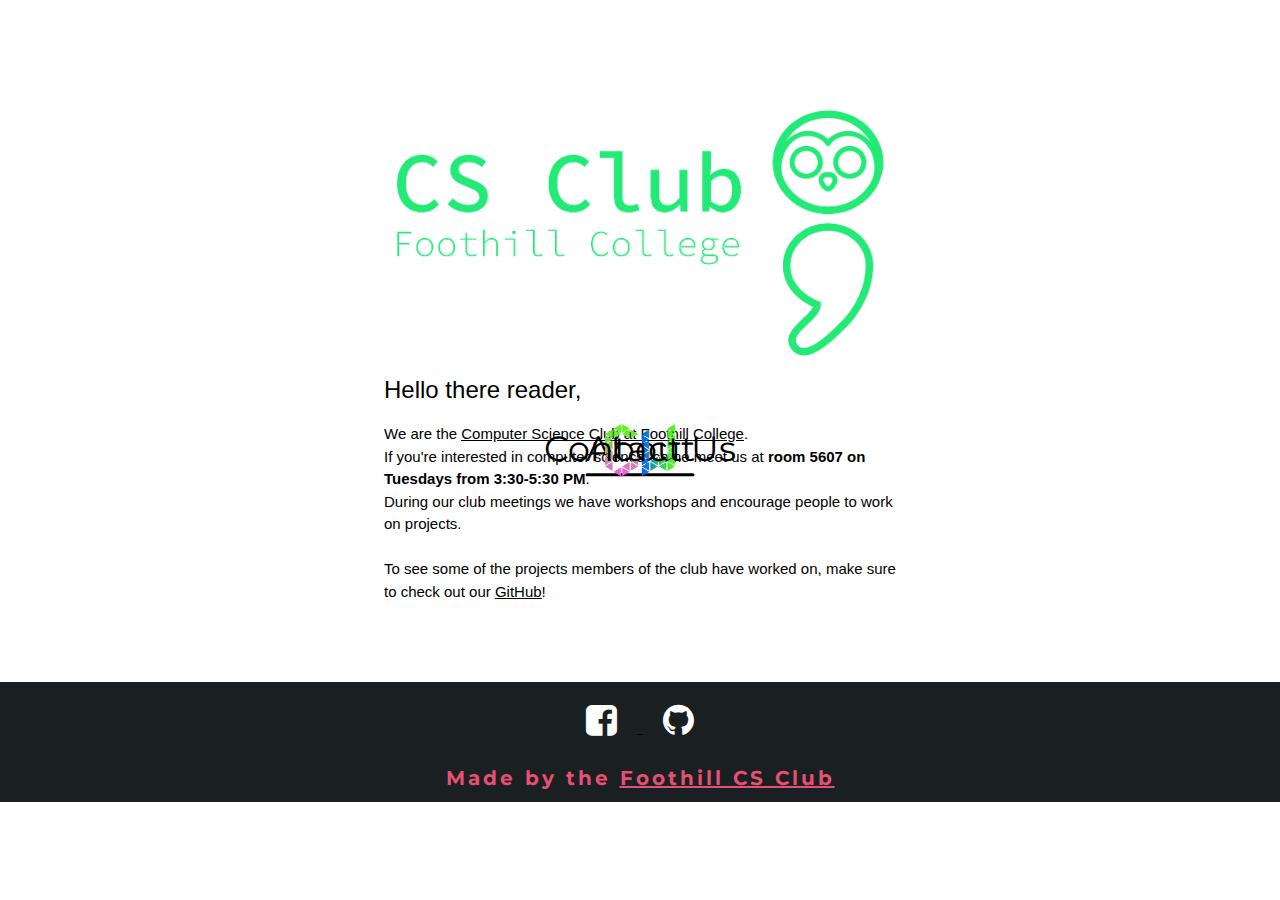
<file: about.html>
<!DOCTYPE html>
<html>
	<head>
        <meta charset='utf-8'>
        <title>Coding Weekends - About</title>
        
        <link rel='icon' href="/static/home/images/CodingWeekend.png">
        <link href="https://maxcdn.bootstrapcdn.com/bootstrap/4.0.0-beta.2/css/bootstrap.min.css" rel="stylesheet" integrity="sha384-PsH8R72JQ3SOdhVi3uxftmaW6Vc51MKb0q5P2rRUpPvrszuE4W1povHYgTpBfshb" crossorigin="anonymous">
        <link href="https://fonts.googleapis.com/css?family=Montserrat|Open+Sans:700" rel="stylesheet">
        <link rel="stylesheet" href="https://maxcdn.bootstrapcdn.com/font-awesome/4.7.0/css/font-awesome.min.css">
        <link rel="stylesheet" href="https://www.w3schools.com/w3css/4/w3.css">
        <link rel='stylesheet' type='text/css' href="/static/home/css/about.css"/>
	</head>
	<body>
        <div class="container">
            <div class="row">
                <div class="col">
                    <a href="/about" class='nav navLink' id='currentPage'> About </a>
                </div>
                <div class="col">
                    <a href="/"><img src="/static/home/images/CodingWeekend.png" alt="My image" id='logo' class="nav"/></a>
                </div>
                <div class="col">
                    <a href="/contact" class='nav navLink'> Contact Us </a>
                </div>
            </div>
        </div>	

			<div class="w3-container" style="padding:5% 30%" >
			<a href="https://foothillcs.club/" target="_blank"><img src="/static/home/images/full-logo-transparente.png" id="helloLogo"</img></a>
				<h3>Hello there reader,</h3>
				<p>
                    We are the <u><a href="https://foothillcs.club/" target="_blank">Computer Science Club at Foothill College</a></u>. <br/>
                    If you're interested in computer science, come meet us at <strong>room 5607 on Tuesdays from 3:30-5:30 PM</strong>.<br/>
                    During our club meetings we have workshops and encourage people to work on projects.<br/><br/>
                    To see some of the projects members of the club have worked on, make sure to check out our <u><a href="https://github.com/FoothillCSClub" target="_blank">GitHub</a></u>!
				</p>
			</div>

        <footer class="site-footer text-white">
            <span>
                <a href="https://www.facebook.com/cs.foothill" target="_blank">
                    <i class="fa fa-2x fa-facebook-square"></i>
                </a>
                <a href="https://github.com/FoothillCSClub" target="_blank">
                    <i class="fa fa-2x fa-github"></i>
                </a>
            </span>
            <h4 class="footer-text">Made by the <a href="https://foothillcs.club/" target="_blank">Foothill CS Club</a></h4>
        </footer>
	
	</body>

</html>
</file>
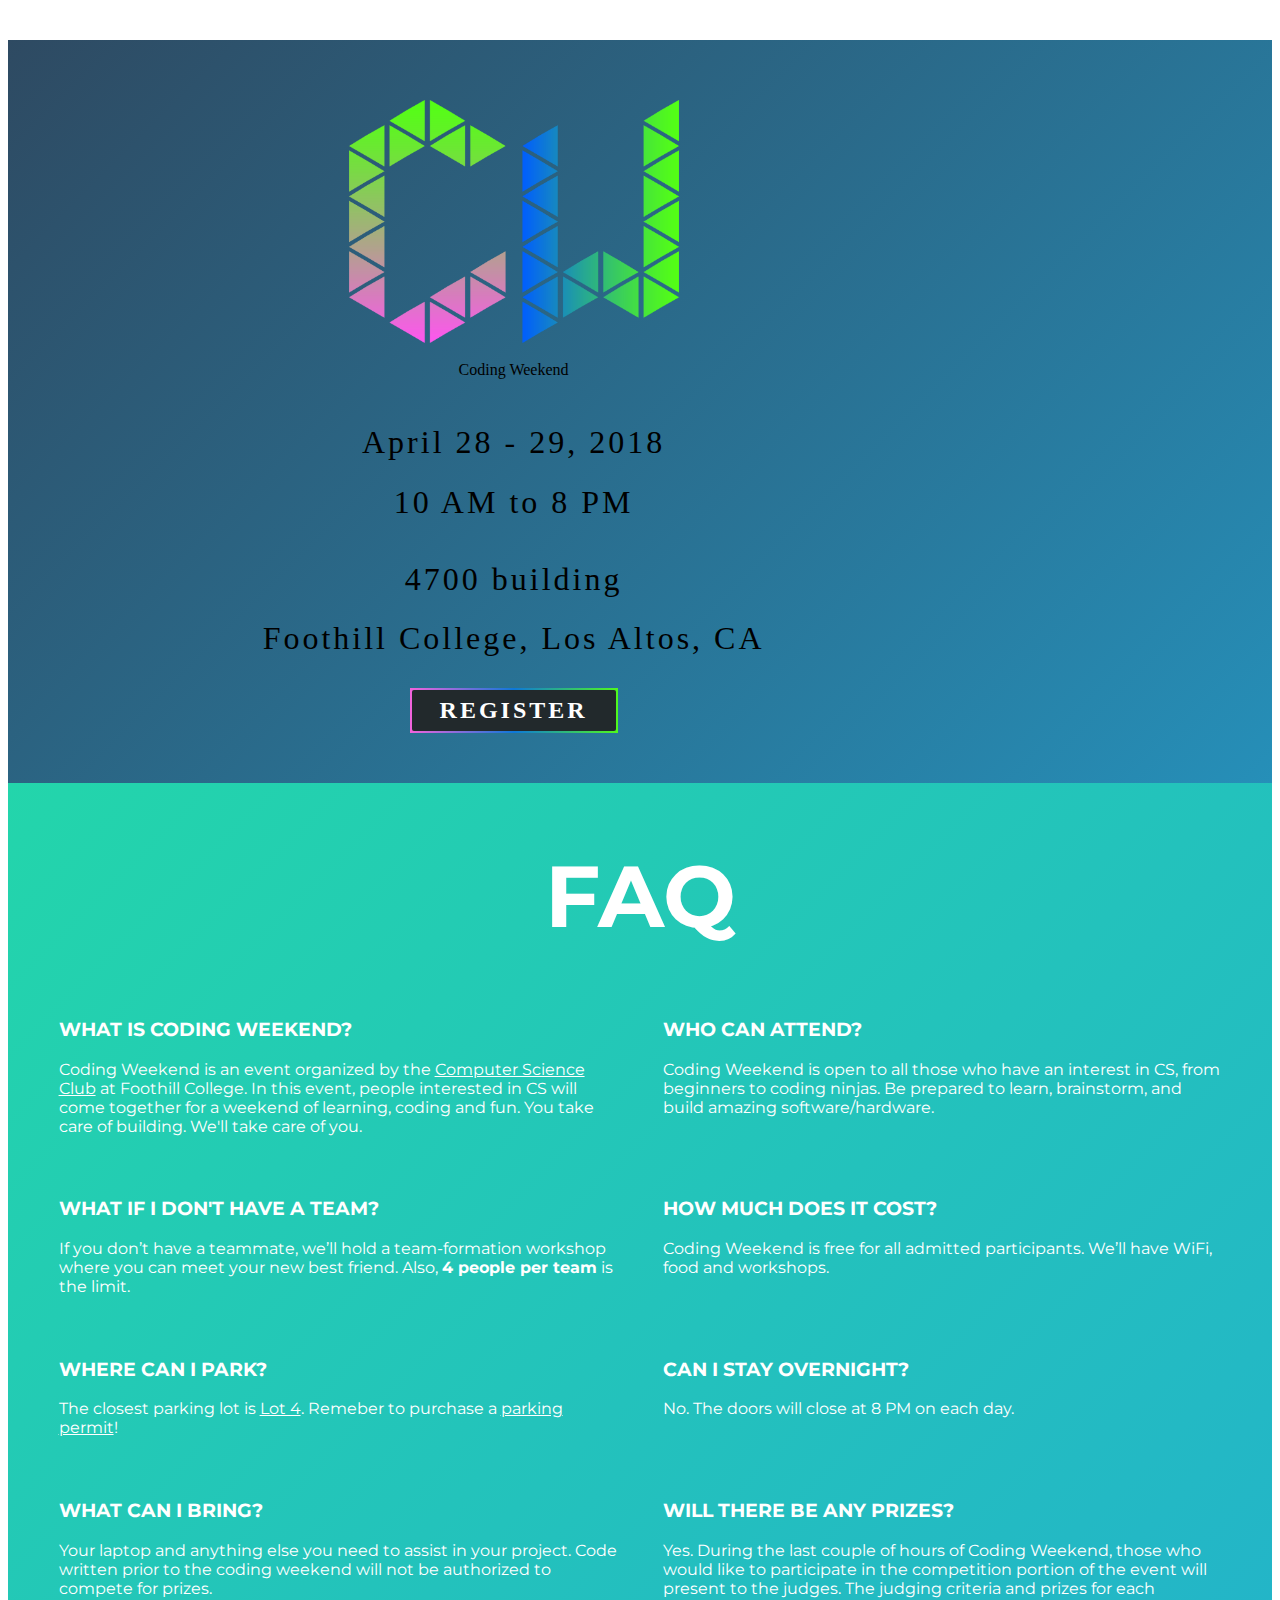
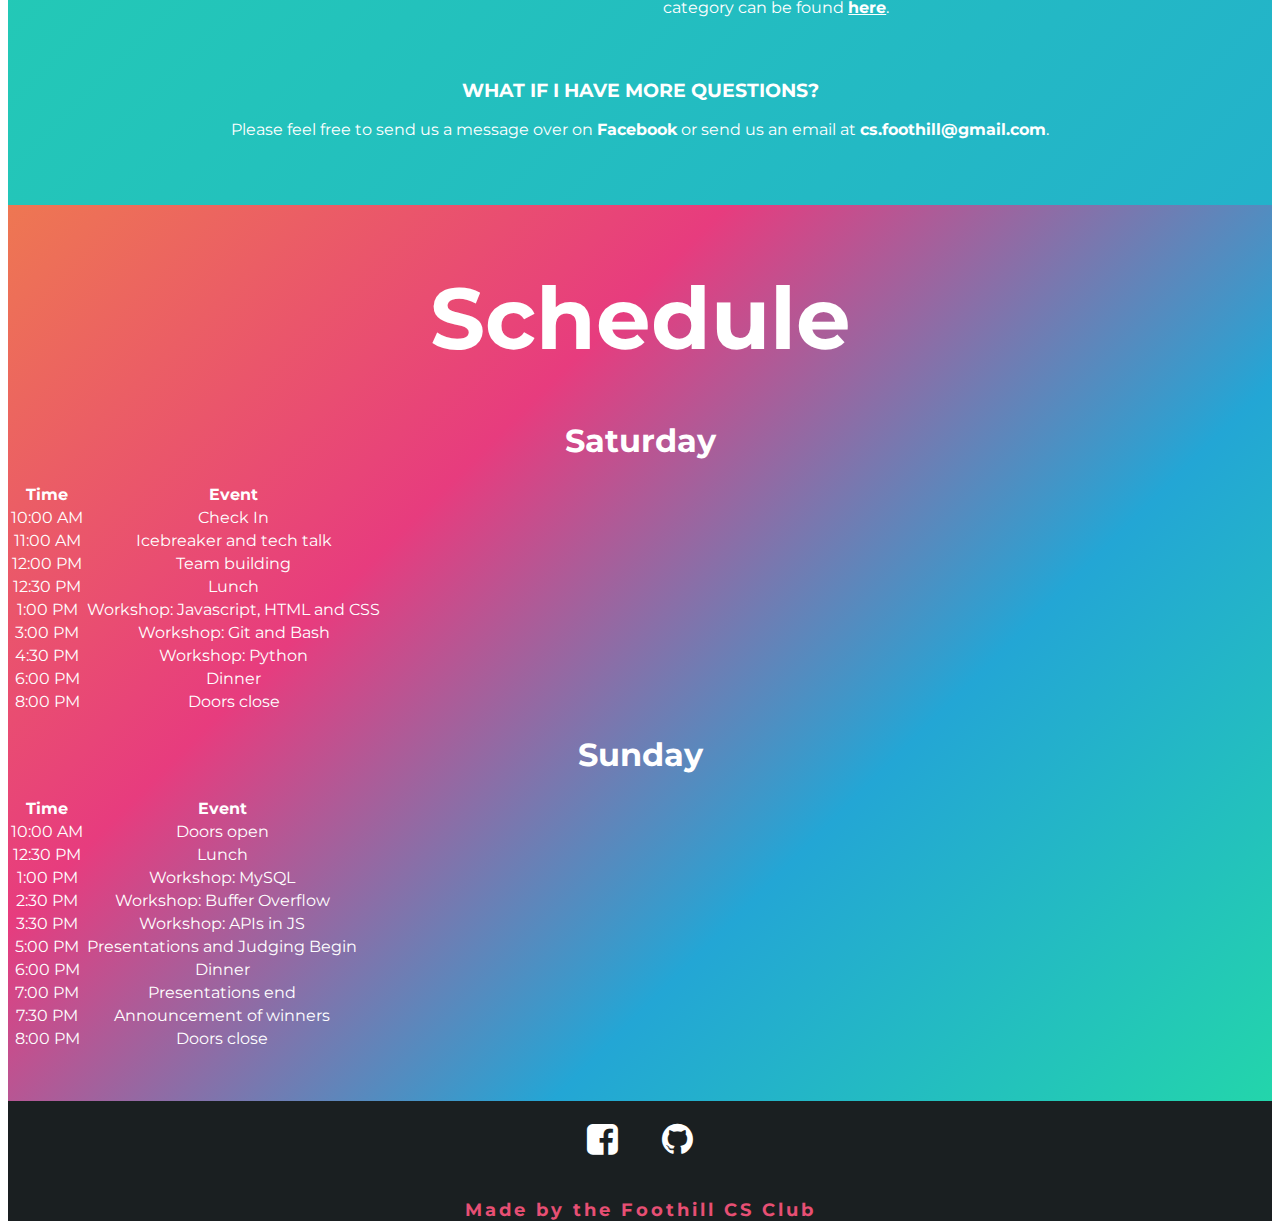
<file: Q2_2018.html>
<!DOCTYPE html>
<html lang="en">
    <head>
        <meta charset='utf-8'>
        <title>Coding Weekends - Spring Quarter 2018</title>
        
        <link rel='icon' href="/static/home/images/CodingWeekend.png">
        <link href="https://maxcdn.bootstrapcdn.com/bootstrap/4.0.0-beta.2/css/bootstrap.min.css" rel="stylesheet" integrity="sha384-PsH8R72JQ3SOdhVi3uxftmaW6Vc51MKb0q5P2rRUpPvrszuE4W1povHYgTpBfshb" crossorigin="anonymous">
        <link href="https://fonts.googleapis.com/css?family=Montserrat|Open+Sans:700" rel="stylesheet">
        <link rel="stylesheet" href="https://maxcdn.bootstrapcdn.com/font-awesome/4.7.0/css/font-awesome.min.css">
        <link rel='stylesheet' type='text/css' href="/static/home/css/home.css"/>
    </head>
    <body>
        <!-- Navbar -->
        <div class="container">
            <div class="row">
                <div class="col">
                    <a href="/about" class='nav navLink'> About </a>
                </div>
                <div class="col">
                </div>
                <div class="col">
                    <a href="/contact" class='nav navLink' id='currentPage'> Contact Us </a>
                </div>
            </div>
        </div>

        <header class="intro2 wrapper other-gradient-background">
            <div class="container text-white text-center">
                <div class="text-group intro-content">
                    <div class="logo-wrap">
                        <a href="/"><img class="logo" src="/static/home/images/CodingWeekend.png" alt="CW Logo - full"></a><br/>
                        <span class="h1">Coding Weekend</span>
                    </div>
                    <div class="text-group2">
                        <p>
                            <span class="h3">April 28 - 29, 2018<br/>10 AM to 8 PM</span><br/>
                            <a style="text-decoration: none" href="https://goo.gl/maps/PHvMNZxfcsL2" target="_blank">
                                <span class="h3">4700 building</span>
                                <span class="h3">Foothill College, Los Altos, CA</span>
                            </a>
                        </p>
                    </div>
                    <div class="text-group__ft">
                        <a class="btn" href="/Q2_2018_register">REGISTER</a>
                    </div>
                </div>
            </div>
        </header>

        <div class="container-full text-white text-center gradient-background" id="faq">
            <div class="text-group">
                <div class="logo-wrap">
                    <span class="h1">
                        <span class="bold-header">FAQ</span>
                    </span>
                </div>
                <div class="container-wide">
                    <div class="row2">
                        <div class="row2">
                            <div class="six columns">
                                <h3>WHAT IS CODING WEEKEND?</h3>
                                <p>Coding Weekend is an event organized by the <u><a href="https://foothillcs.club/" target="_blank">Computer Science Club</a></u> at Foothill College.
                                    In this event, people interested in CS will come together
                                    for a weekend of learning, coding and fun. You take care of building. We'll take care of you.</p>
                            </div>
                            <div class="six columns">
                                <h3>WHO CAN ATTEND?</h3>
                                <p>Coding Weekend is open to all those who have an interest in CS, from beginners to coding ninjas.
                                    Be prepared to learn, brainstorm, and build amazing software/hardware.</p>
                            </div>
                        </div>
                        <div class="row2">
                            <div class="six columns">
                                <h3>WHAT IF I DON'T HAVE A TEAM?</h3>
                                <p>If you don’t have a teammate, we’ll hold a team-formation workshop where you can meet
                                    your new best friend. Also, <strong>4 people per team</strong> is the limit.
                                </p>
                            </div>
                            <div class="six columns">
                                <h3>HOW MUCH DOES IT COST?</h3>
                                <p>Coding Weekend is free for all admitted participants. We’ll have WiFi, food and workshops.</p>
                            </div>
                        </div>
                        <div class="row2">
                            <div class="six columns">
                                <h3>WHERE CAN I PARK?</h3>
                                <p>The closest parking lot is <u><a href="https://goo.gl/maps/28oTTzdzRYo" target="_blank">Lot 4</a></u>. Remeber to purchase a
                                    <u><a href="https://foothill.edu/reg/cashier/parking.html">parking permit</a></u>!
                                </p>
                            </div>
                            <div class="six columns">
                                <h3>CAN I STAY OVERNIGHT?</h3>
                                <p>No. The doors will close at 8 PM on each day.</p>
                            </div>
                        </div>
                        <div class="row2">
                            <div class="six columns">
                                <h3>WHAT CAN I BRING?</h3>
                                <p>Your laptop and anything else you need to assist in your project. Code written prior to
                                    the coding weekend will not be authorized to compete for prizes.</p>
                            </div>
                            <div class="six columns">
                                <h3>WILL THERE BE ANY PRIZES?</h3>
                                <p>Yes. During the last couple of hours of Coding Weekend, those who would like to participate
                                    in the competition portion of the event will present to the judges. The judging criteria and
                                    prizes for each category can be found <u><strong><a href="https://docs.google.com/document/d/13V5I9q5Qltah9oKgRBbyNix1buKJSoxUNwmPBBkltkI/edit?usp=sharing" target="_blank">here</a></strong></u>.</p>
                            </div>
                        </div>
                        <div class="row2">
                            <div class="twelve columns">
                                <h3>WHAT IF I HAVE MORE QUESTIONS?</h3>
                                <p>Please feel free to send us a message over on <strong><a href="https://facebook.com/cs.foothill/" target="_blank">Facebook</a></strong>
                                    or send us an email at <strong><a href=“mailto:cs.foothill@gmail.com”>cs.foothill@gmail.com</a></strong>.
                                </p>
                            </div>
                        </div>
                    </div>
                </div>
            </div>
        </div>

        <div class="container-full text-white text-center another-gradient-background" id="schedule">
            <div class="text-group">
                <div class="logo-wrap">
                    <span class="h1">
                        <span class="bold-header">Schedule</span>
                    </span>
                </div>
            </div>

            <div class="row justify-content-center">

                <div class="col-4">
                    <h1>Saturday</h1>
                    <table class="table">
                        <thead>
                            <tr>
                                <th>Time</th>
                                <th>Event</th>
                            </tr>
                        </thead>
                        <tbody>
                            <tr>
                                <td>10:00 AM</td>
                                <td>Check In</td>
                            </tr>
                            <tr>
                                <td>11:00 AM</td>
                                <td>Icebreaker and tech talk</td>
                            </tr>
                            <tr>
                                <td>12:00 PM</td>
                                <td>Team building</td>
                            </tr>
                            <tr>
                                <td>12:30 PM</td>
                                <td>Lunch</td>
                            </tr>
                            <tr>
                                <td>1:00 PM</td>
                                <td>Workshop: Javascript, HTML and CSS </td>
                            </tr>
                            <tr>
                                <td>3:00 PM</td>
                                <td>Workshop: Git and Bash </td>
                            </tr>
                            <tr>
                                <td>4:30 PM</td>
                                <td>Workshop: Python </td>
                            </tr>
                            <tr>
                                <td>6:00 PM</td>
                                <td>Dinner </td>
                            </tr>
                            <tr>
                                <td>8:00 PM</td>
                                <td>Doors close </td>
                            </tr>
                        </tbody>
                    </table>
                </div>
                <div class="col-4">
                    <h1>Sunday</h1>
                    <table class="table">
                        <thead>
                            <tr>
                                <th>Time</th>
                                <th>Event</th>
                            </tr>
                        </thead>
                        <tbody>
                            <tr>
                                <td>10:00 AM</td>
                                <td>Doors open</td>
                            </tr>
                            <tr>
                                <td>12:30 PM</td>
                                <td>Lunch</td>
                            </tr>
                            <tr>
                                <td>1:00 PM</td>
                                <td>Workshop: MySQL </td>
                            </tr>
                            <tr>
                                <td>2:30 PM</td>
                                <td>Workshop: Buffer Overflow </td>
                            </tr>
                            <tr>
                                <td>3:30 PM</td>
                                <td>Workshop: APIs in JS </td>
                            </tr>
                            <tr>
                                <td>5:00 PM</td>
                                <td>Presentations and Judging Begin </td>
                            </tr>
                            <tr>
                                <td>6:00 PM</td>
                                <td>Dinner </td>
                            </tr>
                            <tr>
                                <td>7:00 PM</td>
                                <td>Presentations end </td>
                            </tr>
                            <tr>
                                <td>7:30 PM</td>
                                <td>Announcement of winners </td>
                            </tr>
                            <tr>
                                <td>8:00 PM</td>
                                <td>Doors close </td>
                            </tr>
                        </tbody>
                    </table>
                </div>
            </div>
        </div>

        <footer class="site-footer text-white">
            <span>
                <a href="https://www.facebook.com/cs.foothill" target="_blank">
                    <i class="fa fa-2x fa-facebook-square"></i>
                </a>
                <a href="https://github.com/FoothillCSClub" target="_blank">
                    <i class="fa fa-2x fa-github"></i>
                </a>
            </span>
            <h4 class="footer-text">Made by the <a href="https://foothillcs.club/" target="_blank">Foothill CS Club</a></h4>
        </footer>
    </body>
</html>
</file>
<file: static/home/css/about.css>
#logo {
  max-width:70px;
  max-height:70px;
  width: auto;
  height: auto;
  margin: 0 0 0 0;
}

#helloLogo
{
	max-width: 100%;
	width: auto;
	height: auto;
}

.nav{
  font-family: 'Montserrat', sans-serif;
  color: black;
  font-size: 230%;
  text-decoration: none;
  position: absolute;
  top: 50%;
  left: 50%;
  margin-right: -50%;
  transform: translate(-50%, -50%);
}

.nav:hover
{
  text-decoration: none;
  color: black;
}

.navLink:before {
  content: "";
  position: absolute;
  width: 100%;
  height: 3px;
  bottom: 0;
  left: 0;
  background: black;
  visibility: hidden;
  border-radius: 5px;
  transform: scaleX(0);
  transition: .25s linear;
}
.navLink:hover:before,
.navLink:focus:before {
  visibility: visible;
  transform: scaleX(1);
}

#currentPage:before
{
  content: "";
  position: absolute;
  width: 100%;
  height: 3px;
  bottom: 0;
  left: 0;
  background: black;
  visibility: visible;
  border-radius: 5px;
  transform: scaleX(1);
}

.col{
  margin-top: 40px;
  margin-bottom: 40px;
}

.bgimg-4 {
  background-position: center;
  background-size: cover;
  min-height: 100px;
}

.w3-bar .w3-button {
  padding: 16px;
}

footer {
  text-align: center;
  background: #1A1F21;
  font-size: 18px;
  height: 120px;
}

.footer-text {
  font-family: 'Montserrat', sans-serif;
  font-weight: 700;
  letter-spacing: 3px;
  line-height: 1;
  color: #E74F74;
}

.fa {
  padding: 20px;
  color: white;
}
</file>
<file: static/home/css/home.css>
#logo {
  max-width:70px;
  max-height:70px;
  width: auto;
  height: auto;
  margin: 0 0 0 0;
}

.card-img
{
  border-radius: 0;
}

.nav{
  font-family: 'Montserrat', sans-serif;
  color: black;
  font-size: 230%;
  text-decoration: none;
  position: absolute;
  top: 50%;
  left: 50%;
  margin-right: -50%;
  transform: translate(-50%, -50%);
}

.nav:hover
{
  text-decoration: none;
  color: black;
}

.navLink:before {
  content: "";
  position: absolute;
  width: 100%;
  height: 3px;
  bottom: 0;
  left: 0;
  background: black;
  visibility: hidden;
  border-radius: 5px;
  transform: scaleX(0);
  transition: .25s linear;
}
.navLink:hover:before,
.navLink:focus:before {
  visibility: visible;
  transform: scaleX(1);
}

.col{
  margin-top: 40px;
  margin-bottom: 40px;
}

.tint {
  position: relative;
  float: left;
  margin: 0 15px 15px 15px;
  border-radius: calc(.25rem - 1px);
}

.tint:before {
  content: "";
  display: block;
  position: absolute;
  top: 0;
  bottom: 0;
  left: 0;
  right: 0;
}

.quarter
{
  text-align: center;
  vertical-align: middle;
  position: relative;
  top: 40%;
  transform: translateY(-50%);
  font-size: 425%;
  color: rgb(249,249,249);
  font-family: 'Open Sans', sans-serif;
}

.year
{
  text-align: center;
  vertical-align: middle;
  position: relative;
  top: 40%;
  transform: translateY(-50%);
  font-size: 525%;
  color: rgb(249,249,249);
  font-family: 'Open Sans', sans-serif;
}

.generalYear
{
  text-align: center;
  vertical-align: middle;
  position: relative;
  top: 55%;
  transform: translateY(-50%);
  font-size: 525%;
  color: rgb(249,249,249);
  font-family: 'Open Sans', sans-serif;
}

.Q1_2017:before
{
  background: rgba(0,55,177,0.75);
}

.Q3_2017:before
{
  background: rgba(177,0,55,0.8);
}

.Q1_2018:before
{
  background: rgba(55,177,0,0.8);
}

.blank
{
  -webkit-filter: opacity(0%); /* Safari */
  filter: opacity(0%);
}

.fadeOut
{
  display: none;
  opacity: 0;
  transition: display 0s linear 300ms, opacity 300ms;
}

.fadeIn
{
  display: block;
  opacity: 1;
  transition: display 0s linear 0s, opacity 300ms;
}

.blankBackground
{
  background: rgba(0,0,0,0);
}

.noMargin
{
  margin: 0 0 0 0;
}

.noBottomMargin
{
  margin-bottom: 0;
}

.container .tint
{
  transition: margin 0.3s;
}

.register{
  text-align: center;
  vertical-align: middle;
  position: relative;
  top: 40%;
  transform: translateY(-50%);
  font-size: 525%;
  color: rgb(249,249,249);
  font-family: 'Open Sans', sans-serif;
}

.learnMore{
  text-align: center;
  vertical-align: middle;
  position: relative;
  top: 55%;
  transform: translateY(-50%);
  font-size: 525%;
  color: rgb(249,249,249);
  font-family: 'Open Sans', sans-serif;
}

.intro .intro-content {
  font-family: 'Montserrat', sans-serif;
  display: inline-block;
  border-radius: 40px;
  position: relative;
  z-index: 1;
}

.logo-wrap {
  position: relative;
  margin: 0 auto 50px;
}

.logo {
  display: block;
  max-width: 330px;
  width: 50%;
}

.text-center {
    text-align: center;
}

.text-center p, .text-center img {
  margin-left: auto;
  margin-right: auto;
}

.text-group2 {
  margin-top: -1em;
}

a {
  color: inherit;
  text-decoration: none;
}

a:hover {
  color: #B4B7BA;
  text-decoration: none;
}

.text-group .text-group__ft {
  margin-top: 20px;
}

.h3 {
  display: block;
  font-weight: 300;
  letter-spacing: 3px;
  font-size: 2.0rem;
  line-height: 1.85;
}

.wrapper {
  background: #2E4A62;
  overflow: hidden;
  position: relative;
  z-index: 2;
}

.intro2 {
  position: relative;
  display: flex;
  align-items: center;
  background: #2E4A62;
  overflow: hidden;
  z-index: 2;
  padding: 60px 0 50px;
}

.gradient-background {
    background: linear-gradient(-45deg, #EE7752, #E73C7E, #23A6D5, #23D5AB);
    background-size: 400% 400%;
    -webkit-animation: Gradient 15s ease infinite;
    -moz-animation: Gradient 15s ease infinite;
    animation: Gradient 15s ease infinite;
}

.other-gradient-background {
    background: linear-gradient(-45deg, #EE7752, #23D5AB, #23A6D5, #2E4A62);
    background-size: 400% 400%;
    -webkit-animation: Gradient 15s ease infinite;
    -moz-animation: Gradient 15s ease infinite;
    animation: Gradient 15s ease infinite;
}

.another-gradient-background {
    background: linear-gradient(-45deg, #23D5AB, #23A6D5, #E73C7E, #EE7752);
    -webkit-animation: Gradient 15s ease infinite;
    -moz-animation: Gradient 15s ease infinite;
    animation: Gradient 15s ease infinite;
}

.container-full {
    font-family: 'Montserrat', sans-serif;
    width: 100%;
    color: #fff;
    padding: 60px 0 50px;
}

.bold-header {
    font-weight: 700;
    font-size: 5.4rem;
    color: white;
}

.container-wide {
    width: 92%;
    margin: 0 auto;
    max-width: 1005px;
    transition: max-width .4s ease-out;
    max-width: 1440px;
}

.row2 {
    width: 100%;
    -webkit-box-pack: start;
    -ms-flex-pack: start;
    justify-content: flex-start;
    display: -webkit-box;
    display: -ms-flexbox;
    display: flex;
    -webkit-box-orient: horizontal;
    -webkit-box-direction: normal;
    -ms-flex-flow: row wrap;
    flex-flow: row wrap;
}

.column,
.columns {
    width: 100%;
    float: left;
    box-sizing: border-box;
}

.six.columns {
    text-align: left;
    width: 48%;
    margin-bottom: 3vh;
}


@media (min-width: 550px) {
    .container {
        width: 80%;
    }
    .column,
    .columns {
        margin-left: 4%;
    }
    .column:first-child,
    .columns:first-child {
        margin-left: 0;
    }

    .six.columns {
        text-align: left;
        width: 48%;
        margin-bottom: 3vh;
    }
}

footer {
    text-align: center;
    background: #1A1F21;
    font-size: 18px;
    height: 120px;
}

.footer-text {
    font-family: 'Montserrat', sans-serif;
    font-weight: 700;
    letter-spacing: 3px;
    line-height: 1;
    color: #E74F74;
}

.fa {
     padding: 20px;
     color: white;
 }

.btn {
    position: relative;
    display: inline-block;
    vertical-align: middle;
    width: auto;
    min-width: 160px;
    z-index: 1;
    padding: 9px 24px;
    font-size: 1.5rem;
    font-weight: 700;
    letter-spacing: 3px;
    text-transform: uppercase;
    color: #fff;
    text-align: center;
    overflow: hidden;
    background: linear-gradient(to right, #F363DC 0%, #0D78D9 50%, #50F91C 100%);
}

.btn:before {
    content: "";
    width: calc(100% - 4px);
    height: calc(100% - 4px);
    background: #22292C;
    position: absolute;
    top: 2px;
    left: 2px;
    border-radius: 2px;
    z-index: -1;
}

.required{
    color: #db4437;
}
</file>
